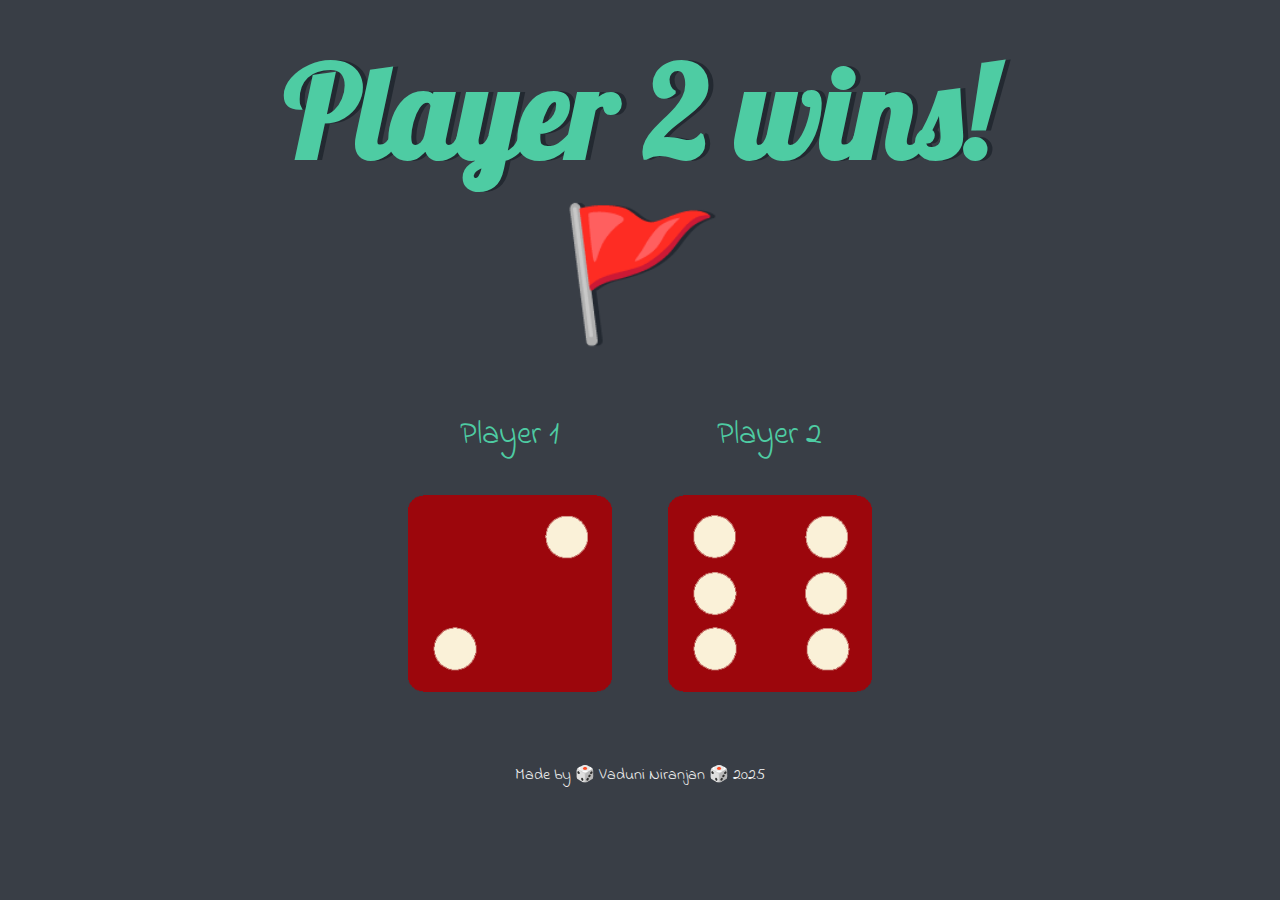
<file: Dice game(js)/index.html>
<!DOCTYPE html>
<html lang="en" dir="ltr">
  <head>
    <meta charset="utf-8">
    <title>Dicee</title>
    <link rel="stylesheet" href="styles.css">
    <link href="https://fonts.googleapis.com/css?family=Indie+Flower|Lobster" rel="stylesheet">

  </head>
  <body>

    <div class="container">
      <h1>Refresh Me!</h1>

      <div class="dice">
        <p>Player 1</p>
        <img class="img1" src="dice6.png">
      </div>

      <div class="dice">
        <p>Player 2</p>
        <img class="img2" src="dice6.png">
      </div>

    </div>
  <script src ="index.js" charset="utf-8"></script>
  </body>


  <footer>
    Made by 🎲 Vaduni Niranjan 🎲 2025
  </footer>
</html>
</file>
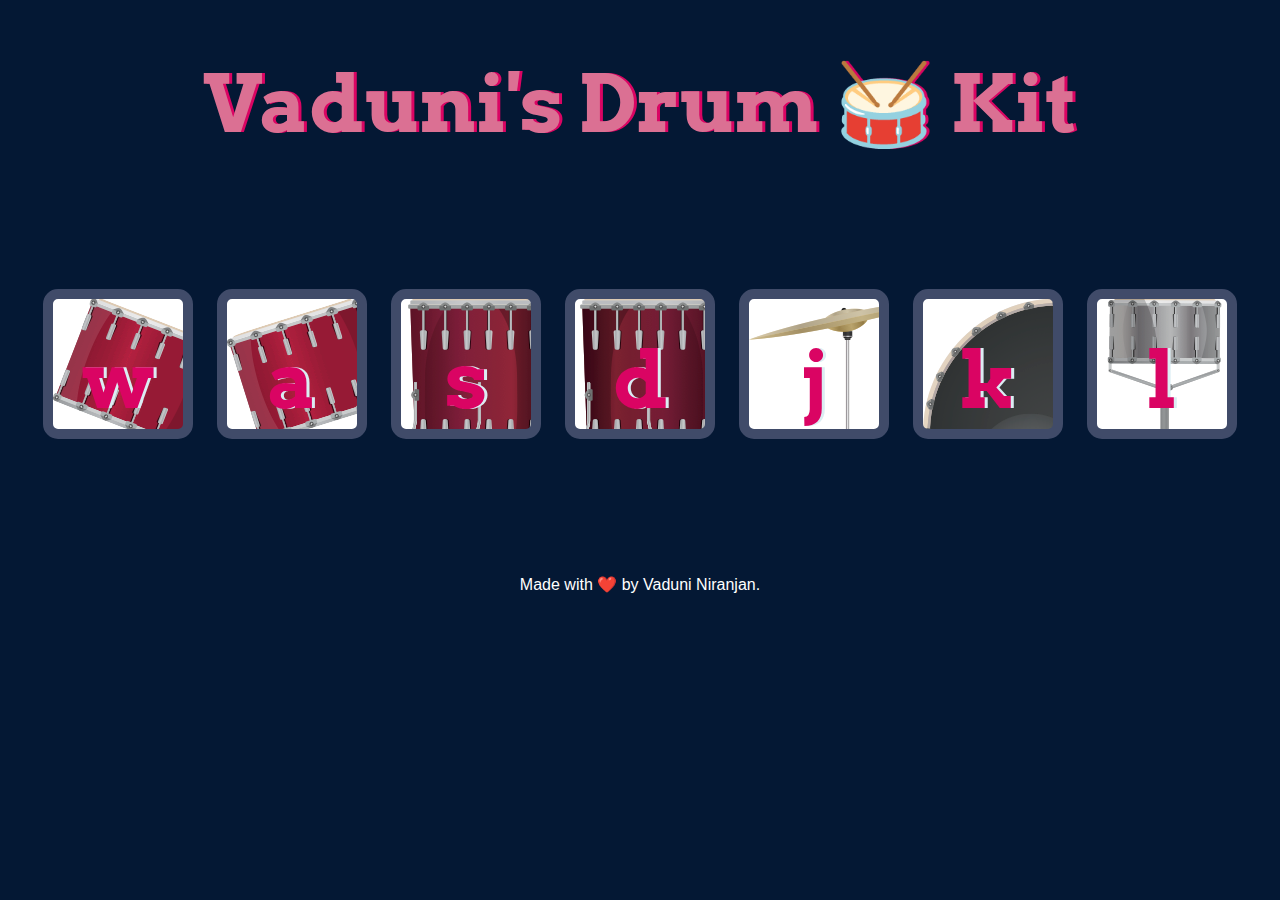
<file: Drum Kit/index.html>
<!DOCTYPE html>
<html lang="en">
<head>
    <meta charset="UTF-8">
    <meta name="viewport" content="width=device-width, initial-scale=1.0">
    <title>Drum kit</title>
    <link rel="stylesheet" href="styles.css">
    <link href="https://fonts.googleapis.com/css?family=Arvo" rel="stylesheet">
</head>
<body>
    <h1 id="title">Vaduni's Drum 🥁 Kit</h1>
  <div class="set">
    <button class="w drum">w</button>
    <button class="a drum">a</button>
    <button class="s drum">s</button>
    <button class="d drum">d</button>
    <button class="j drum">j</button>
    <button class="k drum">k</button>
    <button class="l drum">l</button>
  </div>
  <footer>
    Made with ❤️ by Vaduni Niranjan.
  </footer>
    <script src="index.js"></script>
</body>
</html>
</file>
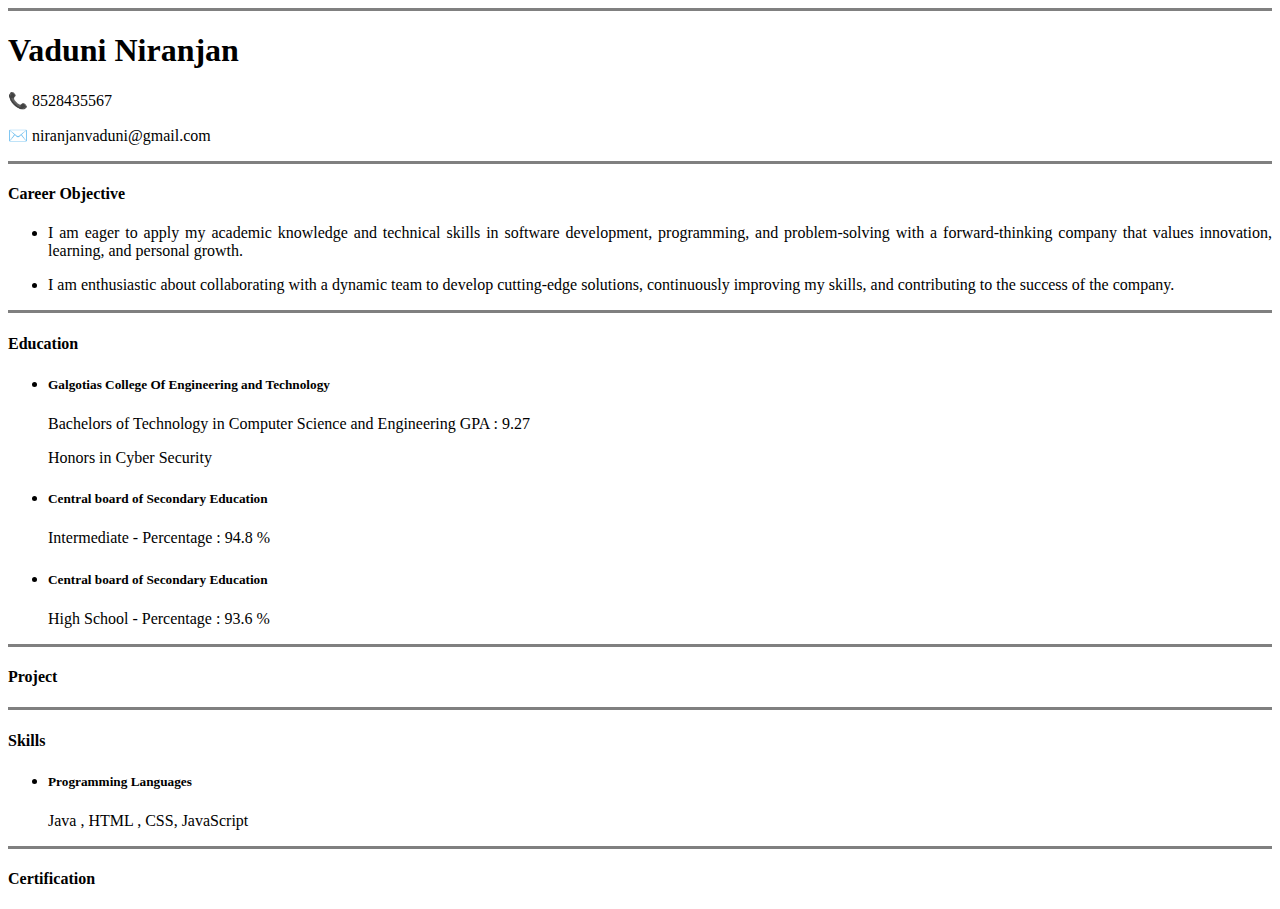
<file: Resume/index.html>
<!DOCTYPE html>
<html lang="en">
<head>
    <meta charset="UTF-8">
    <meta name="viewport" content="width=device-width, initial-scale=1.0">
    <title>Vaduni Niranjan resume</title>
</head>
<body>
    <hr size="3" noshade>
    <h1>Vaduni Niranjan</h1>
  <p>📞 8528435567</p>
  <p>✉️ niranjanvaduni@gmail.com</p>
 <hr size="3" noshade>
 <h4>Career Objective </h4>
 <ul>
 <li><p align="justify">I am eager to apply my academic knowledge and technical skills in software development, programming, and problem-solving with a forward-thinking company that values innovation, learning, and personal growth.</li>
    <li> I am enthusiastic about collaborating with a dynamic team to develop cutting-edge solutions, continuously improving my skills, and contributing to the success of the company.</li></p>
    </ul>
    <hr size="3" noshade>
    <h4>Education</h4>
    <ul>
        <li><h5>Galgotias College Of Engineering and Technology      </h5></li>
        <p>Bachelors of Technology in Computer Science and Engineering    GPA : 9.27</p>
        <P>Honors in Cyber Security</P>
        <li><h5>Central board of Secondary Education</h5></li>
        <p>Intermediate - Percentage : 94.8 %</p>
        <li><h5>Central board of Secondary Education</h5></li>
        <p>High School - Percentage : 93.6 %</p>
    </ul>
    <hr size="3" noshade>
<h4>Project</h4>
<hr size="3" noshade>
<h4>Skills</h4>
<ul><li>
    <h5>Programming Languages </h5>
    <p>Java , HTML , CSS, JavaScript</p>
</li></ul>
<hr size="3" noshade>
<h4>Certification</h4>
</body>
</html>
</file>
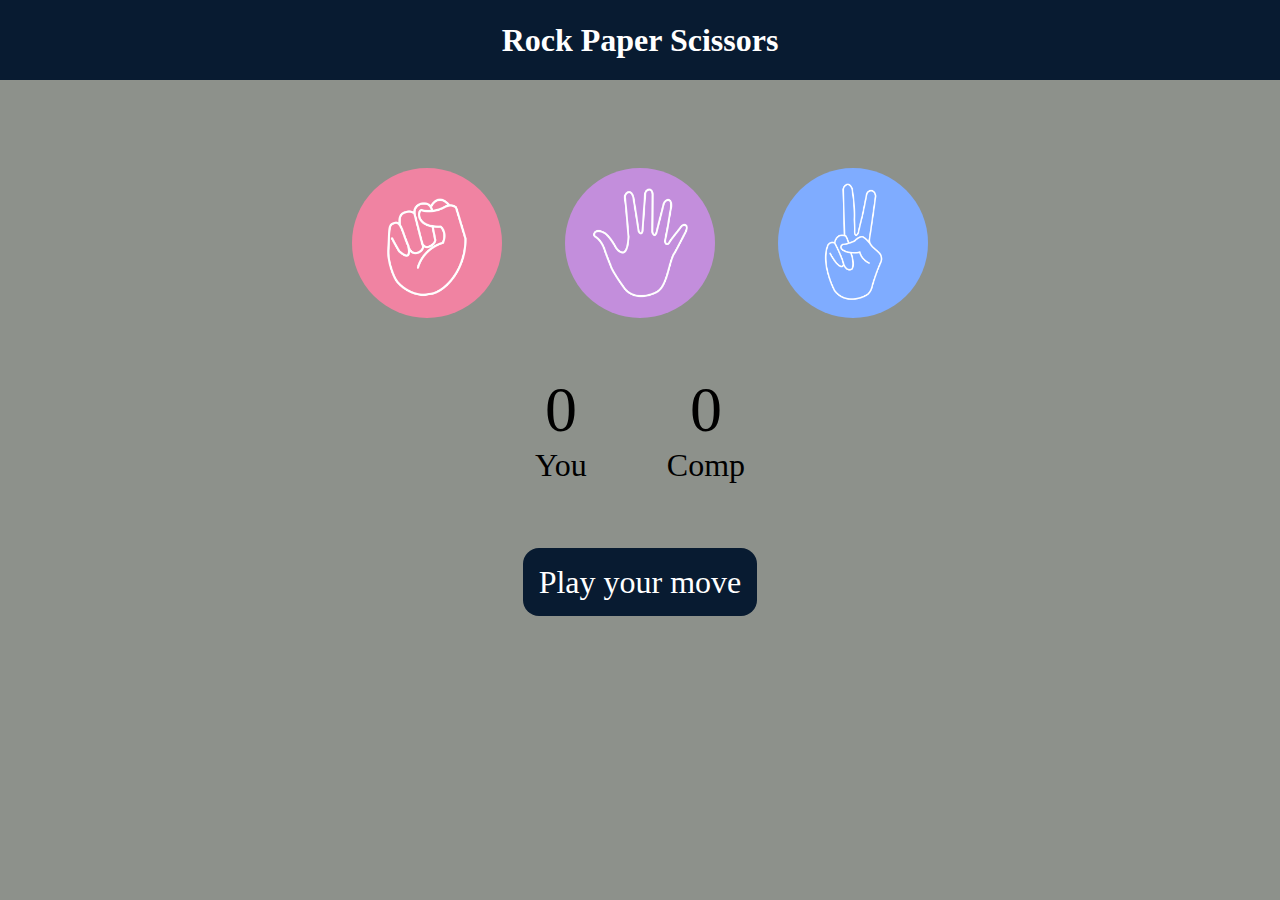
<file: Rock_Paper_Scissor/index.html>
<!DOCTYPE html>
<html lang="en">
  <head>
    <meta charset="UTF-8" />
    <meta name="viewport" content="width=device-width, initial-scale=1.0" />
    <title>Rock Paper Scissors Game</title>
    <link rel="stylesheet" href="styles.css" />
  </head>
  <body>
    <h1>Rock Paper Scissors</h1>
    <div class="choices">
      <div class="choice" id="rock">
        <img src="./images/rock.png" />
      </div>
      <div class="choice" id="paper">
        <img src="./images/paper.png" />
      </div>
      <div class="choice" id="scissors">
        <img src="./images/scissors.png" />
      </div>
    </div>

    <div class="score-board">
      <div class="score">
        <p id="user-score">0</p>
        <p>You</p>
      </div>
      <div class="score">
        <p id="comp-score">0</p>
        <p>Comp</p>
      </div>
    </div>

    <div class="msg-container">
      <p id="msg">Play your move</p>
    </div>
    <script src="script.js"></script>
  </body>
</html>
</file>
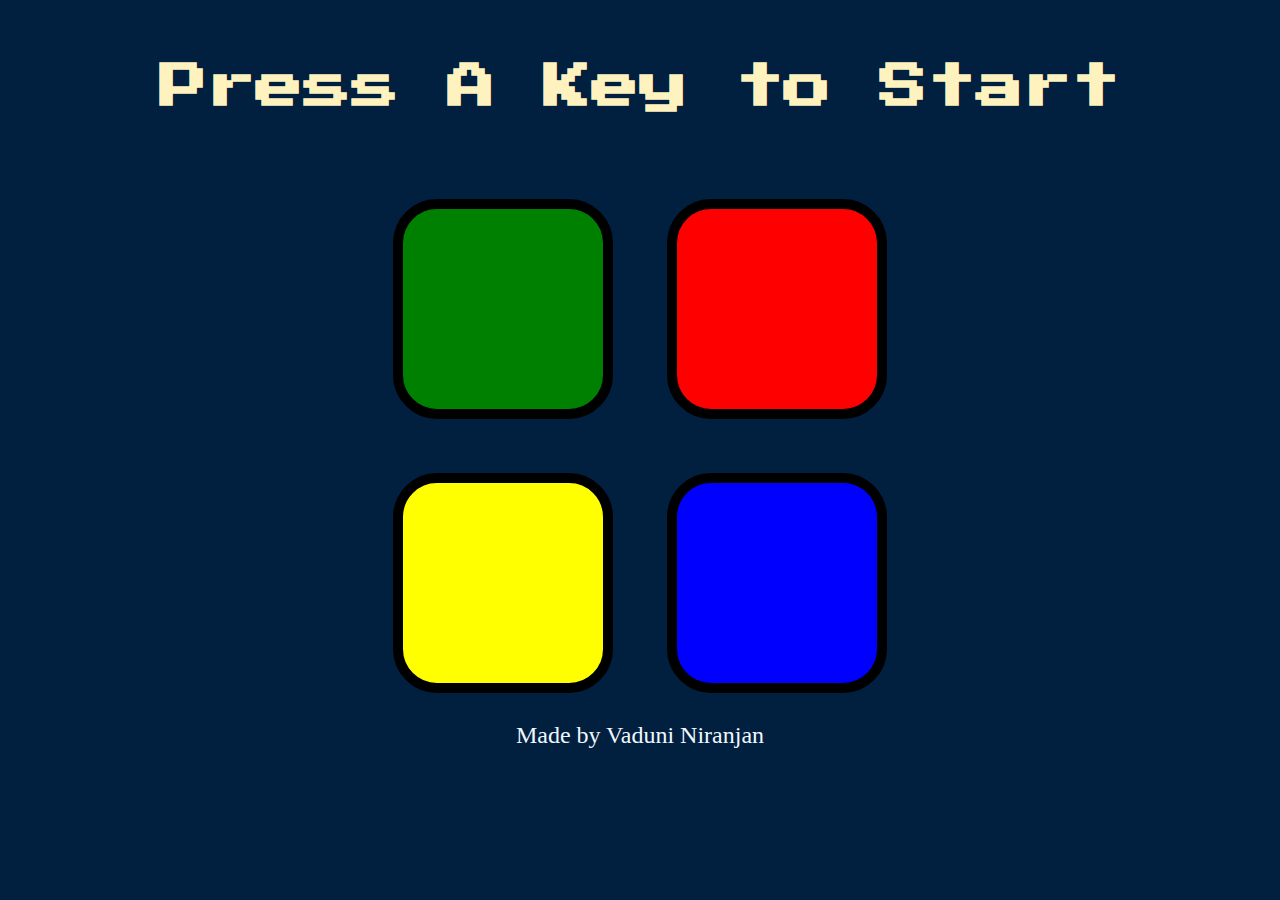
<file: Simon game (jQuery)/Index.html>
<!DOCTYPE html>
<html lang="en" dir="ltr">

<head>
    <meta charset="utf-8">
    <title>Simon</title>
    <link rel="stylesheet" href="styles.css">
    <link href="https://fonts.googleapis.com/css?family=Press+Start+2P" rel="stylesheet">
</head>

<body>
    <h1 id="level-title">Press A Key to Start</h1>
    <div class="container">
        <div class="row">
            <div type="button" id="green" class="btn green">
            </div>
            <div type="button" id="red" class="btn red">
            </div>
        </div>
        <div class="row">
            <div type="button" id="yellow" class="btn yellow">
            </div>
            <div type="button" id="blue" class="btn blue">
            </div>
        </div>
    </div>
    <script src="https://ajax.googleapis.com/ajax/libs/jquery/3.6.0/jquery.min.js"></script>
    <script src="index.js"></script>
    <footer class="footer">Made by Vaduni Niranjan </footer>
</body>
</html>
</file>
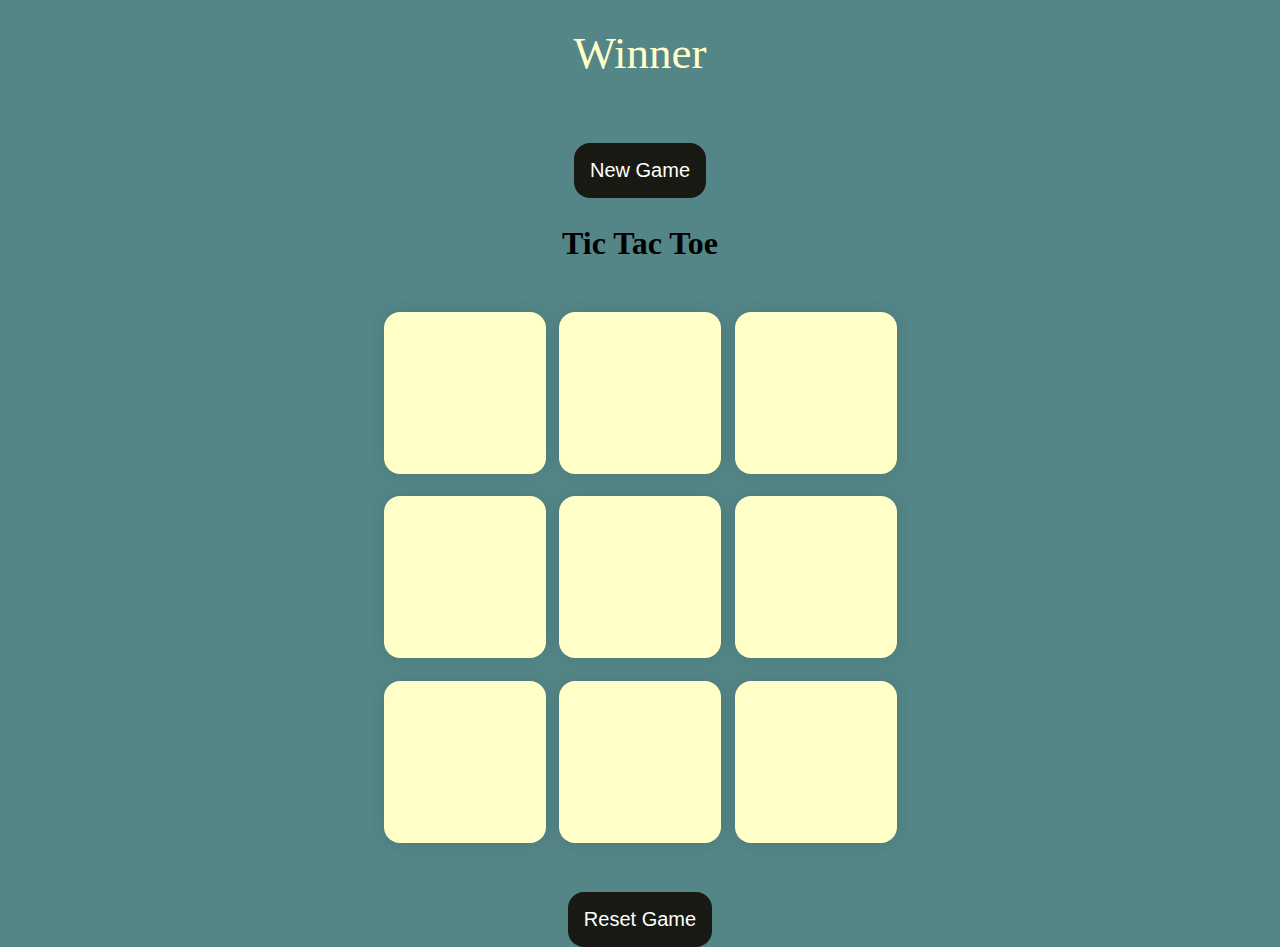
<file: Tic_Tac_Toe/index.html>
<!DOCTYPE html>
<html lang="en">
  <head>
    <meta charset="UTF-8" />
    <meta name="viewport" content="width=device-width, initial-scale=1.0" />
    <title>Tic-Tac-Toe Game</title>
    <link rel="stylesheet" href="styles.css" />
  </head>
  <body>
    <div class="msg-container hide">
      <p id="msg">Winner</p>
      <button id="new-btn">New Game</button>
    </div>
    <main>
      <h1>Tic Tac Toe</h1>
      <div class="container">
        <div class="game">
          <button class="box"></button>
          <button class="box"></button>
          <button class="box"></button>
          <button class="box"></button>
          <button class="box"></button>
          <button class="box"></button>
          <button class="box"></button>
          <button class="box"></button>
          <button class="box"></button>
        </div>
      </div>
      <button id="reset-btn">Reset Game</button>
    </main>
    <script src="script.js"></script>
  </body>
</html>
</file>
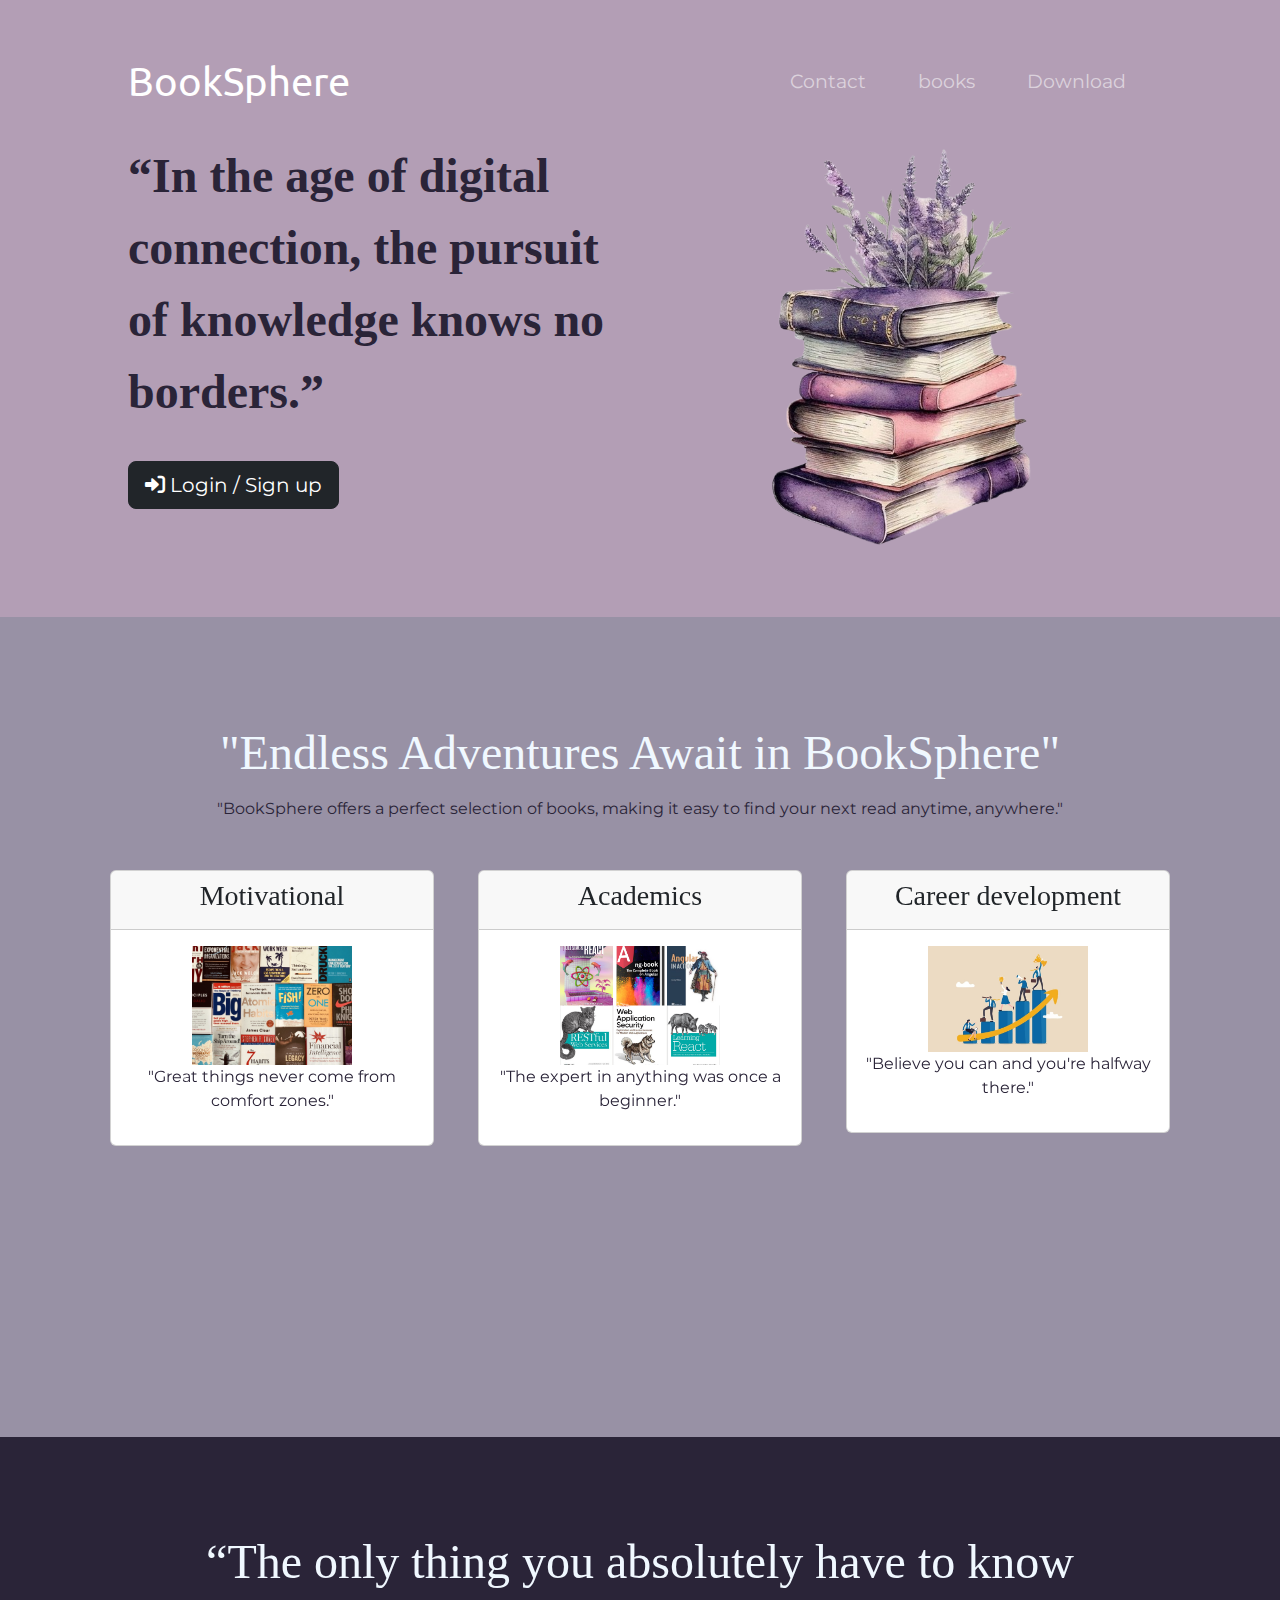
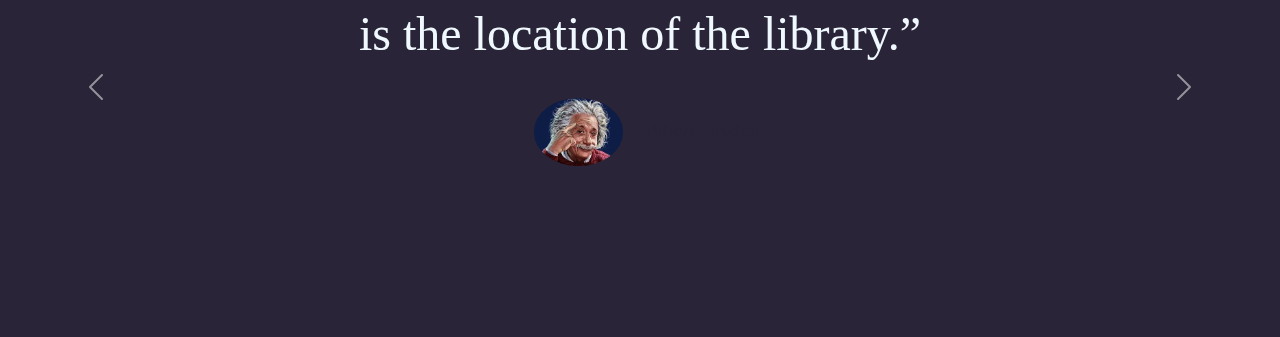
<file: BookSphere/index1.html>
<!DOCTYPE html>
<html lang="en">

<head>
    <meta charset="UTF-8">
    <meta name="viewport" content="width=device-width, initial-scale=1.0">
    <title>BookSphere</title>

    <!-- Google Fonts -->
    <link rel="preconnect" href="https://fonts.googleapis.com">
    <link rel="preconnect" href="https://fonts.gstatic.com" crossorigin>
    <link href="https://fonts.googleapis.com/css2?family=Montserrat:wght@700;800&family=Ubuntu:wght@500&display=swap"
        rel="stylesheet">

    <!-- CSS Stylesheets -->
    <link href="https://cdn.jsdelivr.net/npm/bootstrap@5.3.0/dist/css/bootstrap.min.css" rel="stylesheet">

    <!-- Custom Styles -->
    <link rel="stylesheet" href="styles1.css">

    <!-- Font Awesome (latest version) -->
    <link rel="stylesheet" href="https://cdnjs.cloudflare.com/ajax/libs/font-awesome/6.0.0-beta3/css/all.min.css">

</head>

<body>

    <section class="colored-section" id="title">

        <div class="container-fluid">

            <nav class="navbar navbar-expand-lg navbar-dark bg">
                <a class="navbar-brand" href="#">BookSphere</a>

                <!-- Button for toggling the navbar on small screens -->
                <button class="navbar-toggler" type="button" data-bs-toggle="collapse"
                    data-bs-target="#navbarTogglerDemo02" aria-controls="navbarTogglerDemo02" aria-expanded="false"
                    aria-label="Toggle navigation">
                    <span class="navbar-toggler-icon"></span>
                </button>

                <!-- Navbar links -->
                <div class="collapse navbar-collapse" id="navbarTogglerDemo02">
                    <ul class="navbar-nav ms-auto">
                        <li class="nav-item">
                            <a class="nav-link" href="#footer">Contact</a>
                        </li>
                        <li class="nav-item">
                            <a class="nav-link" href="#books">books</a>
                        </li>
                        <li class="nav-item">
                            <a class="nav-link" href="#cta">Download</a>
                        </li>
                    </ul>
                </div>
            </nav>


            <div class="row">
                <div class="col-lg-6">
                    <h1 class="big-heading">“In the age of digital connection, the pursuit of knowledge knows no
                        borders.”</h1>
                    <button type="button" class="btn btn-dark btn-lg login-button">
                        <i class="fa-solid fa-right-to-bracket"> </i> Login / Sign up
                    </button>
                </div>
                <div class="col-lg-6">
                    <img class="title-image" src="book.png" alt="book-mockup">
                </div>
            </div>
        </div>
    </section>

    <!--books-->
<!--books-->
<section class="white-colored" id="books">
    <h2 class="section-heading">"Endless Adventures Await in BookSphere"</h2>
    <p>"BookSphere offers a perfect selection of books, making it easy to find your next read anytime, anywhere."</p>

    <!-- Bootstrap 5 Carousel with automatic sliding -->
    <div id="bookCarousel" class="carousel slide" data-bs-ride="carousel" data-bs-interval="3000">
        <div class="carousel-inner">
            <div class="carousel-item active">
                <div class="row">
                    <div class="book-column col-lg-4 col-md-6">
                        <div class="card">
                            <div class="card-header">
                                <h3 class="feature-title">Motivational</h3>
                            </div>
                            <div class="card-body">
                                <img class="book-image" src="motivation.jpeg" alt="Motivational Book">
                                <p>"Great things never come from comfort zones."</p>
                            </div>
                        </div>
                    </div>
                    <div class="book-column col-lg-4 col-md-6">
                        <div class="card">
                            <div class="card-header">
                                <h3 class="feature-title">Academics</h3>
                            </div>
                            <div class="card-body">
                                <img class="book-image" src="academic.png" alt="Academic Book">
                                <p>"The expert in anything was once a beginner."</p>
                            </div>
                        </div>
                    </div>
                    <div class="book-column col-lg-4">
                        <div class="card">
                            <div class="card-header">
                                <h3 class="feature-title">Career development</h3>
                            </div>
                            <div class="card-body">
                                <img class="book-image" src="career.webp" alt="Career Development Book">
                                <p>"Believe you can and you're halfway there."</p>
                            </div>
                        </div>
                    </div>
                </div>
            </div>
            <!-- Additional carousel items can be added here -->
            <div class="carousel-item">
                <div class="row">
                    <div class="book-column col-lg-4 col-md-6">
                        <div class="card">
                            <div class="card-header">
                                <h3 class="feature-title">Research</h3>
                            </div>
                            <div class="card-body">
                                <img class="book-image" src="research.jpg" alt="Research Book">
                                <p>"Research is to see what everybody else has seen, and to think what nobody else has thought."</p>
                            </div>
                        </div>
                    </div>
                    <div class="book-column col-lg-4 col-md-6">
                        <div class="card">
                            <div class="card-header">
                                <h3 class="feature-title">Cultural Archives</h3>
                            </div>
                            <div class="card-body">
                                <img class="book-image" src="culture.jpg" alt="Cultural Book">
                                <p>"In every archive lies a story waiting to be told, a narrative that gives voice to cultures long forgotten or misunderstood."</p>
                            </div>
                        </div>
                    </div>
                    <div class="book-column col-lg-4">
                        <div class="card">
                            <div class="card-header">
                                <h3 class="feature-title">Judicial Resources</h3>
                            </div>
                            <div class="card-body">
                                <img class="book-image" src="Judiciary.jpg" alt="judiciary Book">
                                <p>"The true measure of a justice system’s strength lies in the resources it devotes to ensuring equal access for all."</p>
                            </div>
                        </div>
                    </div>
                </div>
            </div>
        </div>
  
        <button class="carousel-control-prev" type="button" data-bs-target="#bookCarousel" data-bs-slide="prev">
            <span class="carousel-control-prev-icon" aria-hidden="true"></span>
            <span class="visually-hidden">Previous</span>
        </button>
        <button class="carousel-control-next" type="button" data-bs-target="#bookCarousel" data-bs-slide="next">
            <span class="carousel-control-next-icon" aria-hidden="true"></span>
            <span class="visually-hidden">Next</span>
        </button>
    </div>
</section>


    <section class="colored-section" id="testimonials">
        <div id="testimonial-carousel" class="carousel slide" data-bs-ride="carousel">
            <div class="carousel-inner">
                <div class="carousel-item active container-fluid">
                    <h2 class="testimonial-text">“The only thing you absolutely have to know is the location of the
                        library.”</h2>
                    <img class="testimonials-image" src="albert.jpg" alt="albert-profile">
                    <em>Albert Einstein</em>
                </div>
                <div class="carousel-item container-fluid">
                    <h2 class="testimonial-text">“Reading is a passport to countless adventures.” </h2>
                    <img class="testimonials-image" src="Mary_Pope_Osborne.jpg" alt="Mary_Pope_Osborne.jpg-profile">
                    <em>Mary Pope Osborne</em>
                </div>
                <div class="carousel-item container-fluid">
                    <h2 class="testimonial-text">"Books are the best companions. They are the most patient and loving teachers." </h2>
                    <img class="testimonials-image" src="nehru.jpeg" alt="Jawaharlal Nehru.jpg-profile">
                    <em>Jawaharlal Nehru</em>
                </div>
            </div>
            <a class="carousel-control-prev" href="#testimonial-carousel" role="button" data-bs-slide="prev">
                <span class="carousel-control-prev-icon" aria-hidden="true"></span>
                <span class="visually-hidden">Previous</span>
            </a>
            <a class="carousel-control-next" href="#testimonial-carousel" role="button" data-bs-slide="next">
                <span class="carousel-control-next-icon" aria-hidden="true"></span>
                <span class="visually-hidden">Next</span>
            </a>
        </div>
    </section>
    <script src="https://cdn.jsdelivr.net/npm/bootstrap@5.3.3/dist/js/bootstrap.bundle.min.js"
        integrity="sha384-YvpcrYf0tY3lHB60NNkmXc5s9fDVZLESaAA55NDzOxhy9GkcIdslK1eN7N6jIeHz"
        crossorigin="anonymous"></script>

</body>

</html>
</file>
<file: Dice game(js)/styles.css>
.container{
    text-align: center;
    width: 70%;
    margin: auto;
}
.dice{
    display: inline-block;
    text-align: center;
}
body {
    background-color: #393E46;
  }
h1{
    margin: 30px;
  font-family: 'Lobster', cursive;
  text-shadow: 5px 0 #232931;
  font-size: 8rem;
  color: #4ECCA3;
}
p{
    font-size: 2rem;
    color: #4ECCA3;
    font-family: 'Indie Flower', cursive;
}
img {
    width: 80%;
  }
footer {
    margin-top: 5%;
    color: #EEEEEE;
    text-align: center;
    font-family: 'Indie Flower', cursive;
  
  }
</file>
<file: Drum Kit/styles.css>
body{
    background-color: rgb(4, 24, 52);
    text-align: center;
}
h1{
    color: palevioletred;
    font-family: "Arvo", cursive;
  text-shadow: 3px 0 #DA0463;
  font-size:5rem;
}
.w{
background-image: url("images/tom1.png");
}
.a{
background-image: url("images/tom2.png");
}
.s{
background-image: url("images/tom3.png");
}
.d{
background-image: url("images/tom4.png");
}
.j{
background-image: url("images/crash.png");
}
.k{
background-image: url("images/kick.png");
}
.l{
background-image: url("images/snare.png");
}
footer{
    color: white;
    font-family: sans-serif;
}
.set {
    margin: 10% auto;
}

.game-over {
    background-color: red;
    opacity: 0.8;
}

.pressed {
    box-shadow: 0 3px 4px 0 #DBEDF3;
    opacity: 0.5;
}

.red {
    color: red;
}

.drum {
    outline: none;
    border: 10px solid #404B69;
    font-size: 5rem;
    font-family: 'Arvo', cursive;
    line-height: 2;
    font-weight: 900;
    color: #DA0463;
    text-shadow: 3px 0 #DBEDF3;
    border-radius: 15px;
    display: inline-block;
    width: 150px;
    height: 150px;
    text-align: center;
    margin: 10px;
    background-color: white;
}
</file>
<file: Rock_Paper_Scissor/styles.css>
* {
    margin: 0;
    padding: 0;
    text-align: center;
  }
  
  h1 {
    background-color: #081b31;
    color: #fff;
    height: 5rem;
    line-height: 5rem;
  }
  body{
    background-color: #8D918B;
  }
  .choice {
    height: 165px;
    width: 165px;
    border-radius: 50%;
    display: flex;
    justify-content: center;
    align-items: center;
  }
  
  .choice:hover {
    cursor: pointer;
    background-color: #081b31;
  }
  
  img {
    height: 150px;
    width: 150px;
    object-fit: cover;
    border-radius: 50%;
  }
  
  .choices {
    display: flex;
    justify-content: center;
    align-items: center;
    gap: 3rem;
    margin-top: 5rem;
  }
  
  .score-board {
    display: flex;
    justify-content: center;
    align-items: center;
    font-size: 2rem;
    margin-top: 3rem;
    gap: 5rem;
  }
  
  #user-score,
  #comp-score {
    font-size: 4rem;
  }
  
  .msg-container {
    margin-top: 5rem;
  }
  
  #msg {
    background-color: #081b31;
    color: #fff;
    font-size: 2rem;
    display: inline;
    padding: 1rem;
    border-radius: 1rem;
  }
</file>
<file: Simon game (jQuery)/styles.css>
body {
    text-align: center;
    background-color: #011F3F;
}

h1, #level-title {
    font-family: 'Press Start 2P', cursive;
    font-size: 3rem;
    margin: 5%;
    color: #FEF2BF;
}

.container {
    display: block;
    width: 50%;
    margin: auto;

}

.btn {
    margin: 25px;
    display: inline-block;
    height: 200px;
    width: 200px;
    border: 10px solid black;
    border-radius: 20%;
}

.game-over {
    background-color: red;
    opacity: 0.8;
}

.red {
    background-color: red;
}

.green {
    background-color: green;
}

.blue {
    background-color: blue;
}

.yellow {
    background-color: yellow;
}

.pressed {
    box-shadow: 0 0 20px white;
    background-color: grey;
}
.footer{
    color: aliceblue;
    font-style: Press Start 2P;
    font-size: 1.5rem;
}
</file>
<file: Tic_Tac_Toe/styles.css>
*{
    margin: 0;
    padding: 0;
}
body{
    background-color: #548687;
    text-align: center;
}
.container{
    height: 70vh;
    display: flex;

    justify-content: center;
    align-items: center;

.game{
    height: 60vmin;
    width: 60vmin;
    display: flex;
    flex-wrap: wrap;
    justify-content: center;
    align-items: center;
    gap: 1.5vmin;
}
}
.box{
    height: 18vmin;
    width: 18vmin;
    border-radius: 1rem;
    border: none;
    box-shadow: 0 0 1rem rgba(0, 0, 0, 0.1);
    font-size: 8vmin;
    color: #b0413e;
    background-color: #ffffc7;
}
#reset-btn{
padding: 1.8vmin;
font-size: 1.25rem;
background-color:#191913 ;
color: white;
border-radius:1rem ;
border: none;
}
#new-btn {
    padding: 1rem;
    font-size: 1.25rem;
    background-color: #191913;
    color: #fff;
    border-radius: 1rem;
    border: none;
  }
  
  #msg {
    color: #ffffc7;
    font-size: 5vmin;
  }
  
  .msg-container {
    height: 25vmin;
    display: flex;
    justify-content: center;
    align-items: center;
    flex-direction: column;
    gap: 4rem;
  }
</file>
<file: BookSphere/styles1.css>
body{
    font-family: "Montserrat";
    text-align: center;
}
h1,h2,h3,h4,h5,h6{
    font-family: 'Montserrat-Bold';
}
h2{
    color: aliceblue;
}
p{
    color: #2a2438;
}
.big-heading{
        font-family: "Montserrat-Black";
        font-size: 3.0rem;
        line-height: 1.5;
        font-weight: bold;
    }
    .section-heading{
        font-size: 3rem;
        line-height: 1.5;
    }
    .container-fluid{
        padding:  7% 15%;
    }
       /*setions*/
    .colored-section{
        background-color:#b39eb5;
        color:#2a2438;
    
    }
    .white-colored{
        background-color: #564c6c9c;
    }
    .navbar {
        padding-bottom: 1.5rem;
    }
    .navbar-brand{
        font-family: "ubuntu";
        font-size: 2.5rem;
       
    }
    .nav-item{
        padding: 0 18px;
    }
    .nav-link{
        font-size: 1.2rem;
        font-family:"montserrat" ;
     
    }
    .login-button{
        margin:5% 3% 5% 0;
    }
    #title{
    
        text-align: left;
    }
    #title .container-fluid{
        padding: 3% 10% 5%;
    }
        /*title image*/
    .title-image{
        width: 55%;
        margin-left: auto;
        margin-right: auto;
        display: block;
    }
    /*testimonials-section */
    #testimonials{
        background-color: #2a2438;
    }
    .testimonial-text{
        font-size: 3rem;
        line-height: 1.5;
    }
    .testimonials-image{
        width:10%;
        border-radius: 100%;
        margin: 20px;
    }
    .carousel-item{
        height: 500px;
    }
    #bookCarousel {
        min-height: 300px;
    }
    
    #books{
        padding: 100px;
        
    }
    .book-image{
        width: 55%;
        margin-left: auto;
        margin-right: auto;
        display: block;
    }
    .book-column{
        padding: 3% 2%;
    }
     /*cta section*/
     #cta{
        background-color:#ff4ce7;
     }
     .social-icon{
        margin: 20px 10px;
     }
</file>
